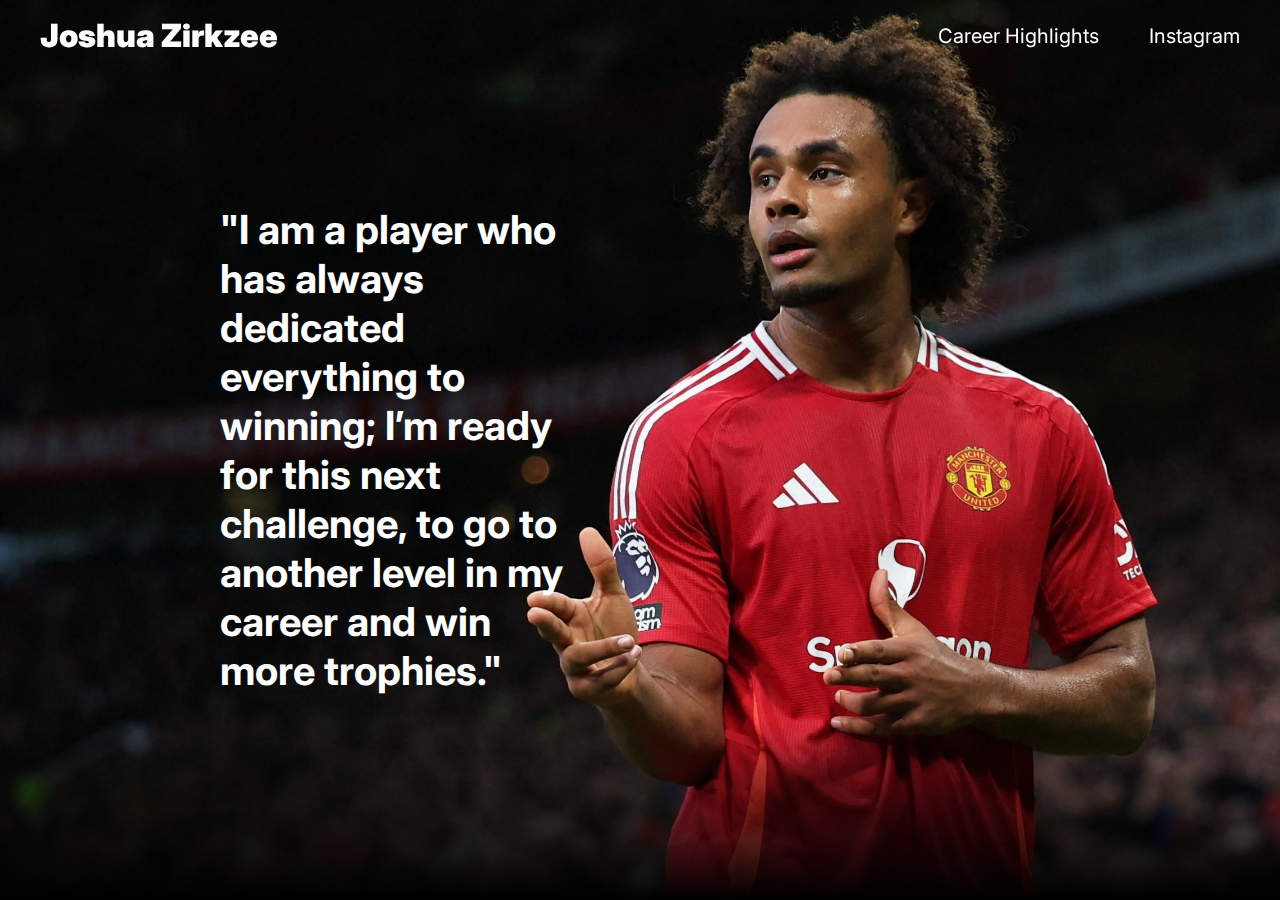
<file: index.html>
<!DOCTYPE html>
<html lang="en">
<head>
    <meta charset="UTF-8">
    <meta name="viewport" content="width=device-width, initial-scale=1.0">
    <title>Joshua Zirkzee</title>
    <link rel="stylesheet" href="Style.css"/> 
</head>

<body> 
    <header>
        <nav class="navbar">
            <h1><a class="logo"><b>Joshua Zirkzee</b></a></h1>
            <div class="menu">
                <a href="career.html">Career Highlights</a>
                <a href="https://www.instagram.com/zirkzee/">Instagram</a>
            </div>
        </nav>
    </header>    

    <div class="container">
        <div class="content">
            <h1 class="sub-content">
                "I am a player who has always dedicated everything to winning; I’m ready for this next challenge, to go to another level in my career and win more trophies."
            </h1>
        </div>
    </div>

</body>
</html>
</file>
<file: Style.css>
@import url('https://fonts.googleapis.com/css2?family=Barlow:ital,wght@0,100;0,200;0,300;0,400;0,500;0,600;0,700;0,800;0,900;1,100;1,200;1,300;1,400;1,500;1,600;1,700;1,800;1,900&family=Inter:ital,opsz,wght@0,14..32,100..900;1,14..32,100..900&family=Poppins:ital,wght@0,100;0,200;0,300;0,400;0,500;0,600;0,700;0,800;0,900;1,100;1,200;1,300;1,400;1,500;1,600;1,700;1,800;1,900&display=swap');

* {
    margin:0;
    padding:0;
    box-sizing:border-box;
    color: white;
}

body{
    width: 100%;
    height: 100vh;
    background: url(Image/Foto\ 1.jpg);
    background-size: cover;
    background-position: center;
    background-repeat: no-repeat;
    display: flex;
    position: relative;
    background-color: #121619;
    color: white;
    font-family:"Inter", sans-serif;
}

body::before {
    content: "";
    width: 100%;
    height: 20vh;
    position: absolute;
    bottom: 0;
    left: 0;
    background: linear-gradient(to top, rgb(0,0,0), rgba(0,0,0,0));
}

.navbar{
    display: flex;
    justify-content: space-between;
    align-items: center;
    position: fixed;
    top: 0;
    left: 0;
    right: 0;
    padding: 16px 40px;
    /* background-color: black; */
}

/* .navbar > ul{
    display: flex;
    gap: 40px;
    list-style-type: none;
}

.navbar a {
    font-size: 18px;
    color: white;
    text-decoration: none;
} */

.menu{
    display: flex;
    font-size: 20px;
    color: white;
    text-decoration: none;
    list-style-type: none;
    gap: 50px;
}

.menu a{
    text-decoration: none;
}

.logo{
    font-size: 32px;
    text-decoration: none;
}

.container{
    width: 100%;
    display: flex;
    align-items: center;
    padding-left: 200px;
}

.content{
    width: 24rem;
    font-size: 20px;
}

.sub-content{
    padding: 20px 20px;
}
</file>
